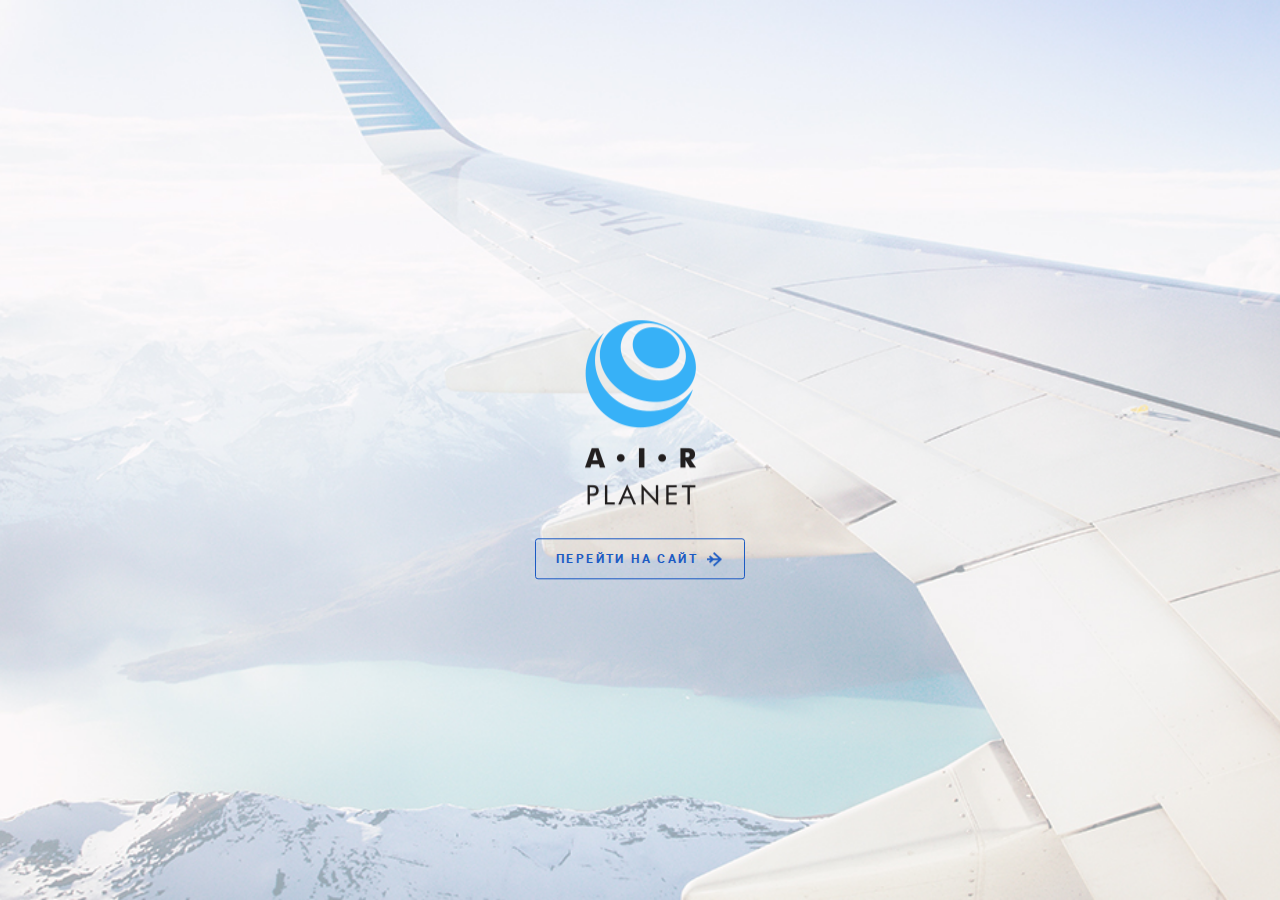
<file: index.html>
<!DOCTYPE html>
<html lang="ru">

<meta charset="UTF-8">
<meta name="viewport" content="width=device-width, initial-scale=1.0">
<meta http-equiv="X-UA-Compatible" content="ie=edge">
<title>Главная страничка</title>
<!--<link href="https://fonts.googleapis.com/css?family=Roboto:300,300i,400,700&display=swap" rel="stylesheet">-->

<link rel="stylesheet" href="css/main.css">

<!--<link rel="stylesheet" href="./css/layout/font.css">
<link rel="stylesheet" href="./css/layout/base.css">
<link rel="stylesheet" href="./css/layout/normalize.css">

<link rel="stylesheet" href="./css/blocks/header.css">
<link rel="stylesheet" href="./css/blocks/contacts.css">
<link rel="stylesheet" href="./css/blocks/maincontent.css">
<link rel="stylesheet" href="./css/blocks/menu.css">
<link rel="stylesheet" href="./css/blocks/description.css">
<link rel="stylesheet" href="./css/blocks/summ.css">
<link rel="stylesheet" href="./css/blocks/lastnews.css">
<link rel="stylesheet" href="./css/blocks/pagination.css">
<link rel="stylesheet" href="./css/blocks/footer.css">-->

<body>
  <div class="wrapper wrapper--auth">
    <div class="wrapper__container">
      <div class="welcome">
        <div class="welcome__logo">
          <img src="./image/logo_intro.png" class="welcome__logo-image" alt="">
        </div>
        <a href="home.html" class="welcome__logo-btn welcome__logo-btn--main">Перейти на сайт</a>
      </div>
    </div>
  </div>
</body>

</html>
</file>
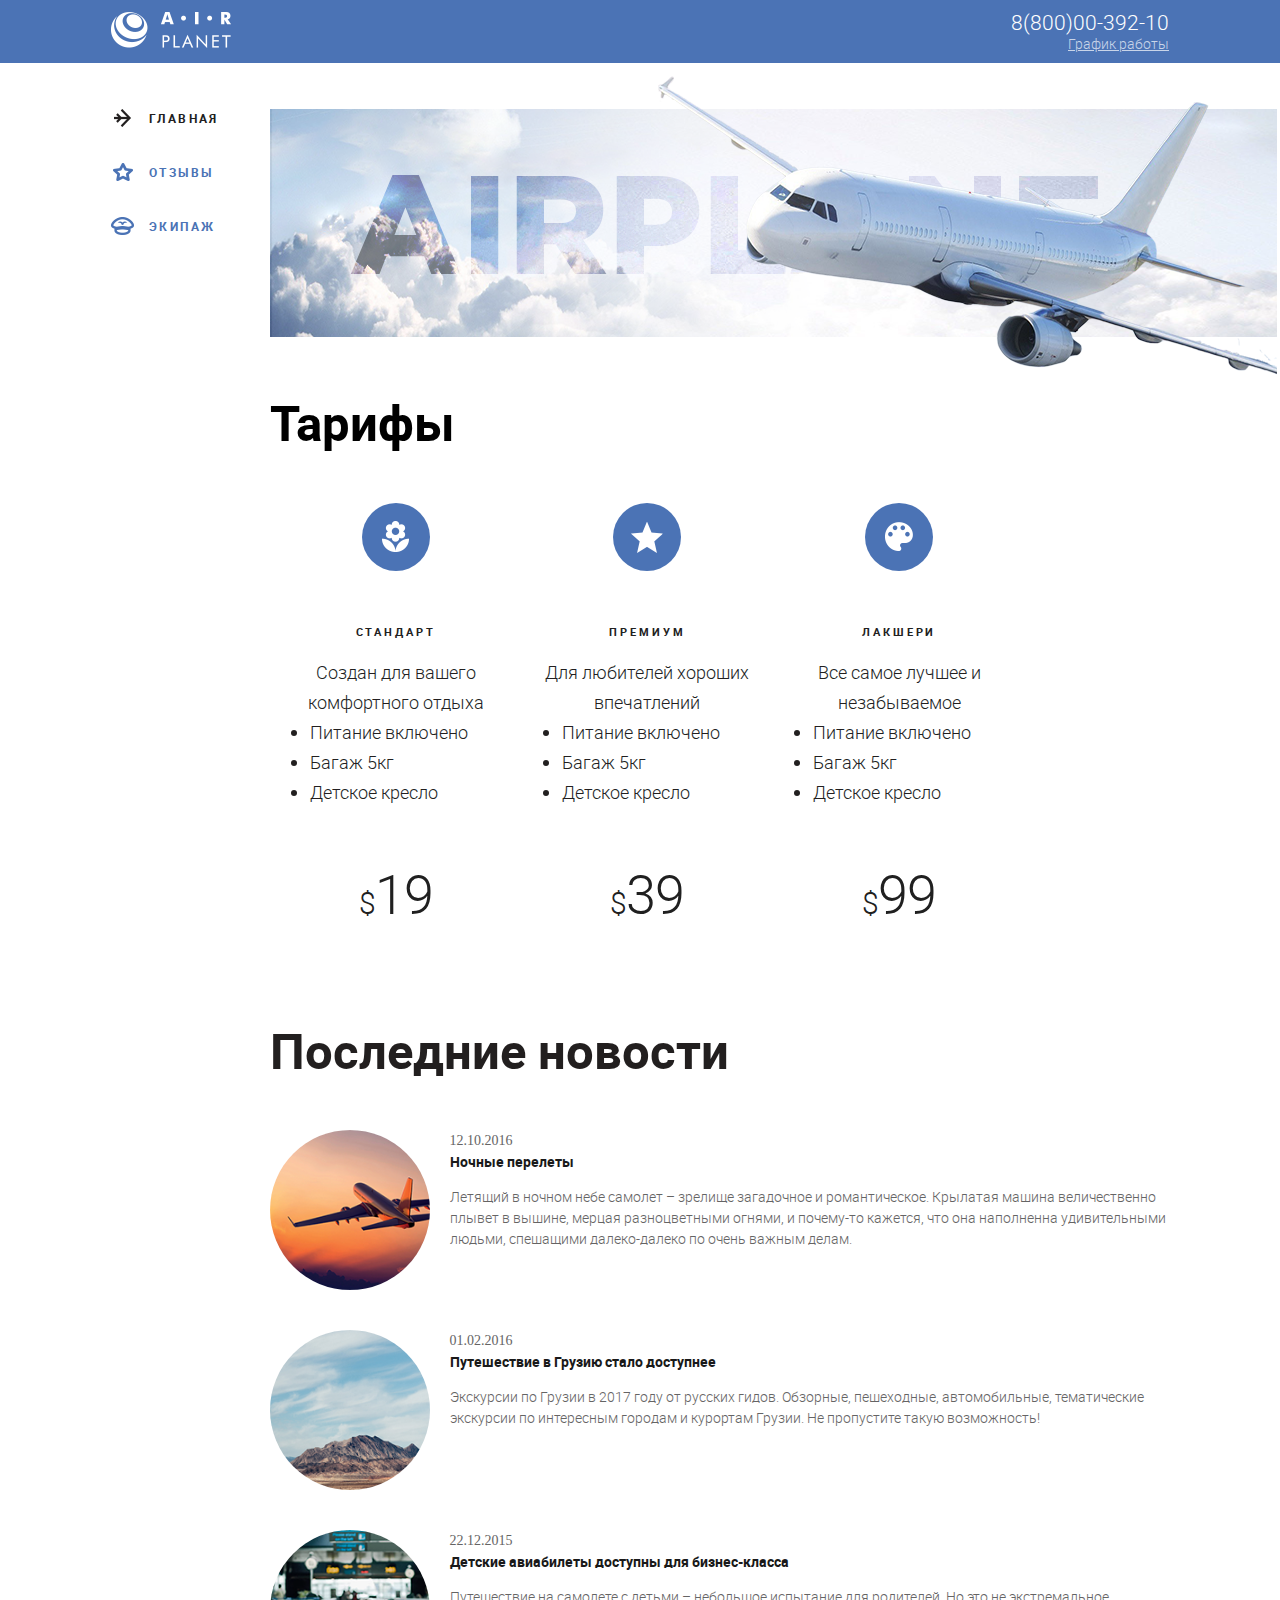
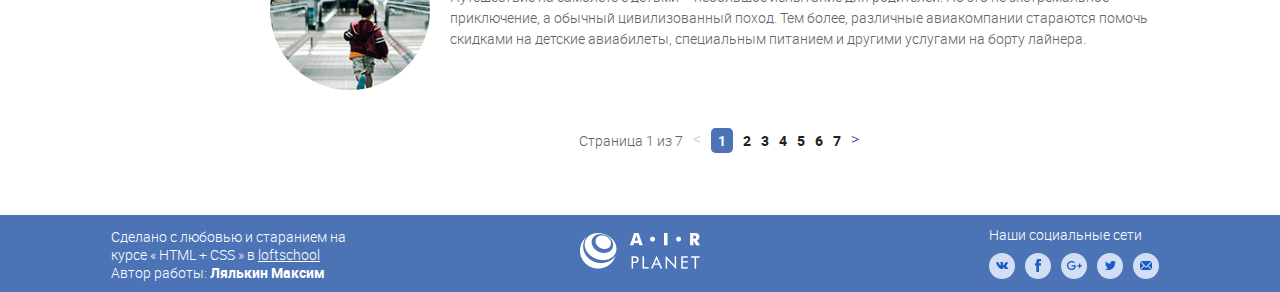
<file: home.html>
<!DOCTYPE html>
<html lang="ru">

<head>
  <meta charset="UTF-8">
  <meta name="viewport" content="width=device-width, initial-scale=1.0">
  <meta http-equiv="X-UA-Compatible" content="ie=edge">
  <title>Airplane</title>
  <!--<link href="https://fonts.googleapis.com/css?family=Roboto:300,300i,400,700&display=swap" rel="stylesheet">-->

  <link rel="stylesheet" href="css/main.css">

  <!--<link rel="stylesheet" href="./css/layout/font.css">
<link rel="stylesheet" href="./css/layout/base.css">
<link rel="stylesheet" href="./css/layout/normalize.css">

<link rel="stylesheet" href="./css/blocks/header.css">
<link rel="stylesheet" href="./css/blocks/contacts.css">
<link rel="stylesheet" href="./css/blocks/maincontent.css">
<link rel="stylesheet" href="./css/blocks/menu.css">
<link rel="stylesheet" href="./css/blocks/description.css">
<link rel="stylesheet" href="./css/blocks/summ.css">
<link rel="stylesheet" href="./css/blocks/lastnews.css">
<link rel="stylesheet" href="./css/blocks/pagination.css">
<link rel="stylesheet" href="./css/blocks/footer.css">-->
</head>

<body>
  <div class="wrapper">
    <div class="wrapper__content">
      <header class="header">
        <div class="container header__container">
          <div class="header__column">
            <a href="#" class="logo__header"> <img src="./image/logo_header.png" class="logo__image" alt="изображение логотипа"></a>
          </div>
          <div class="header__column header__column--align-right">
            <address class="contacts">
              <a href="tel:+78000039210" class="contacts__phone">8(800)00-392-10</a>
            </address>
            <div class="contacts__dropdown">
              <a href="#" class="contacts__description">График работы</a>
              <div class="contacts__dropdown-menu">
                <ul class="contacts__dropdown-list">
                  <li class="contacts__dropdown-item contacts__dropdown-item--active">пн-вс:09:00-20:00</li>
                  <li class="contacts__dropdown-item">обед:14:00-14:30</li>
                </ul>
              </div>
            </div>
          </div>
        </div>
      </header>
      <div class="maincontent">
        <div class="container maincontent__container">
          <aside class="maincontent__sidebar">
            <nav class="menu">
              <ul class="menu__list">
                <li class="menu__item menu__item--active">
                  <a href="#" class="menu__link menu__link--main">Главная</a>
                </li>
                <li class="menu__item">
                  <a href="reviews.html" class="menu__link menu__link--rewiev">Отзывы</a>
                </li>
                <li class="menu__item">
                  <a href="team.html" class="menu__link menu__link--crew">Экипаж</a>
                </li>
              </ul>
            </nav>
          </aside>
          <main class="maincontent__content">
            <div class="tarif__plane-image">
              <img src="./image/my.png" class="data__image-elem" alt="изображение самолета">
            </div>
            <div class="tarif-section">
              <h1 class="title">Тарифы</h1>
              <ul class="tarif">
                <li class="tarif-item tarif-item--border">
                  <div class="tarif__image">
                    <img src="./image/icons/flower.png" class="tarif__image-icon" alt="">
                  </div>
                  <div class="tarif-icon">
                    <h2 class="tarif__name">Стандарт</h2>
                    <div class="description">
                      <p class="description__text">
                        Создан для вашего комфортного отдыха</p>
                      <ul class="description-item">
                        <li class="description__name">Питание включено</li>
                        <li class="description__name">Багаж 5кг</li>
                        <li class="description__name">Детское кресло</li>
                      </ul>
                    </div>
                    <div class="summ">
                      <span class="summ__dollar">$</span>19
                    </div>
                  </div>
                </li>
                <li class="tarif-item tarif-item--border">
                  <div class="tarif__image">
                    <img src="./image/icons/mark-as-favorite-star.png" class="tarif__image-icon" alt="">
                  </div>
                  <div class="tarif-icon">
                    <h2 class="tarif__name">Премиум</h2>
                    <div class="description">
                      <p class="description__text">
                        Для любителей хороших впечатлений</p>
                      <ul class="description-item">
                        <li class="description__name">Питание включено</li>
                        <li class="description__name">Багаж 5кг</li>
                        <li class="description__name">Детское кресло</li>
                      </ul>
                    </div>
                    <div class="summ">
                      <span class="summ__dollar">$</span>39
                    </div>
                  </div>
                </li>
                <li class="tarif-item tarif-item--border">
                  <div class="tarif__image">
                    <img src="./image/icons/painter-palette.png" class="tarif__image-icon" alt="">
                  </div>
                  <div class="tarif-icon">
                    <h2 class="tarif__name">Лакшери</h2>
                    <div class="description">
                      <p class="description__text">
                        Все самое лучшее и незабываемое</p>
                      <ul class="description-item">
                        <li class="description__name">Питание включено</li>
                        <li class="description__name">Багаж 5кг</li>
                        <li class="description__name">Детское кресло</li>
                      </ul>
                    </div>
                    <div class="summ">
                      <span class="summ__dollar">$</span>99
                    </div>
                  </div>
                </li>
              </ul>
            </div>
            <div class="news-section">
              <h2 class="lastnews-title">Последние новости</h2>
              <ul class="lastnews">
                <li class="lastnews__item">
                  <div class="lastnews__appearence">
                    <div class="avatar">
                      <img src="./image/planeflying1.png" class="avatar-pic" alt="">
                    </div>
                  </div>
                  <div class="lastnews__icon">
                    <div class="lastnews__date">12.10.2016</div>
                    <h2 class="lastnews__name">Ночные перелеты</h2>
                    <p class="lastnews__text">
                      Летящий в ночном небе самолет &ndash; зрелище загадочное и романтическое.
                      Крылатая машина величественно плывет в вышине, мерцая разноцветными огнями,
                      и почему-то кажется, что она наполненна удивительными людьми,
                      спешащими далеко-далеко по очень важным делам.
                    </p>
                  </div>
                </li>
                <li class="lastnews__item">
                  <div class="lastnews__appearence">
                    <div class="avatar">
                      <img src="./image/Photo.png" class="avatar-pic" alt="">
                    </div>
                  </div>
                  <div class="lastnews__icon">
                    <div class="lastnews__date">01.02.2016</div>
                    <h2 class="lastnews__name">Путешествие в Грузию стало доступнее</h2>
                    <p class="lastnews__text">
                      Экскурсии по Грузии в 2017 году от русских гидов. Обзорные, пешеходные,
                      автомобильные, тематические экскурсии по интересным городам и курортам Грузии.
                      Не пропустите такую возможность!
                    </p>
                  </div>
                </li>
                <li class="lastnews__item">
                  <div class="lastnews__appearence">
                    <div class="avatar">
                      <img src="./image/Layer5.png" class="avatar-pic" alt="">
                    </div>
                  </div>
                  <div class="lastnews__icon">
                    <div class="lastnews__date">22.12.2015</div>
                    <h2 class="lastnews__name">Детские авиабилеты доступны для бизнес-класса</h2>
                    <p class="lastnews__text">
                      Путешествие на самолете с детьми &ndash; небольшое испытание для родителей. Но это не
                      экстремальное приключение, а обычный цивилизованный поход. Тем более, различные авиакомпании
                      стараются помочь скидками на детские авиабилеты, специальным питанием и другими услугами на
                      борту лайнера.
                    </p>
                  </div>
                </li>
              </ul>
            </div>
            <div class="pagination-section">
              <ul class="pagination">
                <li class="pagination-item">
                  <div class="pagination__display">Страница 1 из 7
                  </div>
                  <div class="pagination__theme">
                    <a href="" class="pagination__prev">&lt;</a>
                    <ul class="pagination__pages">
                      <li class="pagination__rank ">
                        <a href="#" class="pagination__link pagination__link--active ">1</a>
                      </li>
                      <li class="pagination__rank ">
                        <a href="#" class="pagination__link">2</a>
                      </li>
                      <li class="pagination__rank">
                        <a href="#" class="pagination__link">3</a>
                      </li>
                      <li class="pagination__rank">
                        <a href="#" class="pagination__link">4</a>
                      </li>
                      <li class="pagination__rank">
                        <a href="#" class="pagination__link">5</a>
                      </li>
                      <li class="pagination__rank">
                        <a href="#" class="pagination__link">6</a>
                      </li>
                      <li class="pagination__rank">
                        <a href="#" class="pagination__link">7</a>
                      </li>
                    </ul>
                    <a href="" class="pagination__next">&gt;</a>
                  </div>
                </li>
              </ul>
            </div>
          </main>
        </div>
      </div>
    </div>

    <footer class="footer">
      <div class="container footer__container">
        <div class="footer__column">
          <p class="text__footer">
            Сделано с любовью и старанием на курсе &laquo; HTML + CSS &raquo; в
            <a href="https://loftschool.com/" class="footer__link">loftschool</a>
            Автор работы: <b class="link">Лялькин Максим</b>
          </p>
        </div>
        <div class="footer__column footer__column--align-center">
          <a href="" class="logo"> <img src="./image/logo_header.png" class="logo__image" alt=""></a>
        </div>
        <div class="footer__column footer__column--align-right">
          <address class="contacts-item">
            <div class="contacts__size">Наши социальные сети</div>
            <div class="logo__image-icon">
              <a href="" class="icon icon--active"> <img src="./image/icons/vk.png" class="logo-iconvk" alt=""></a>
              <a href="" class="icon"> <img src="./image/icons/fb.png" class="logo-iconfb" alt=""></a>
              <a href="" class="icon"> <img src="./image/icons/google.png" class="logo-icongoogle" alt=""></a>
              <a href="" class="icon"> <img src="./image/icons/twitter.png" class="logo-icontwitter" alt=""></a>
              <a href="" class="icon"> <img src="./image/icons/mail.png" class="logo-iconmail" alt=""></a>
            </div>
          </address>
        </div>
      </div>
    </footer>

  </div>
</body>

</html>
</file>
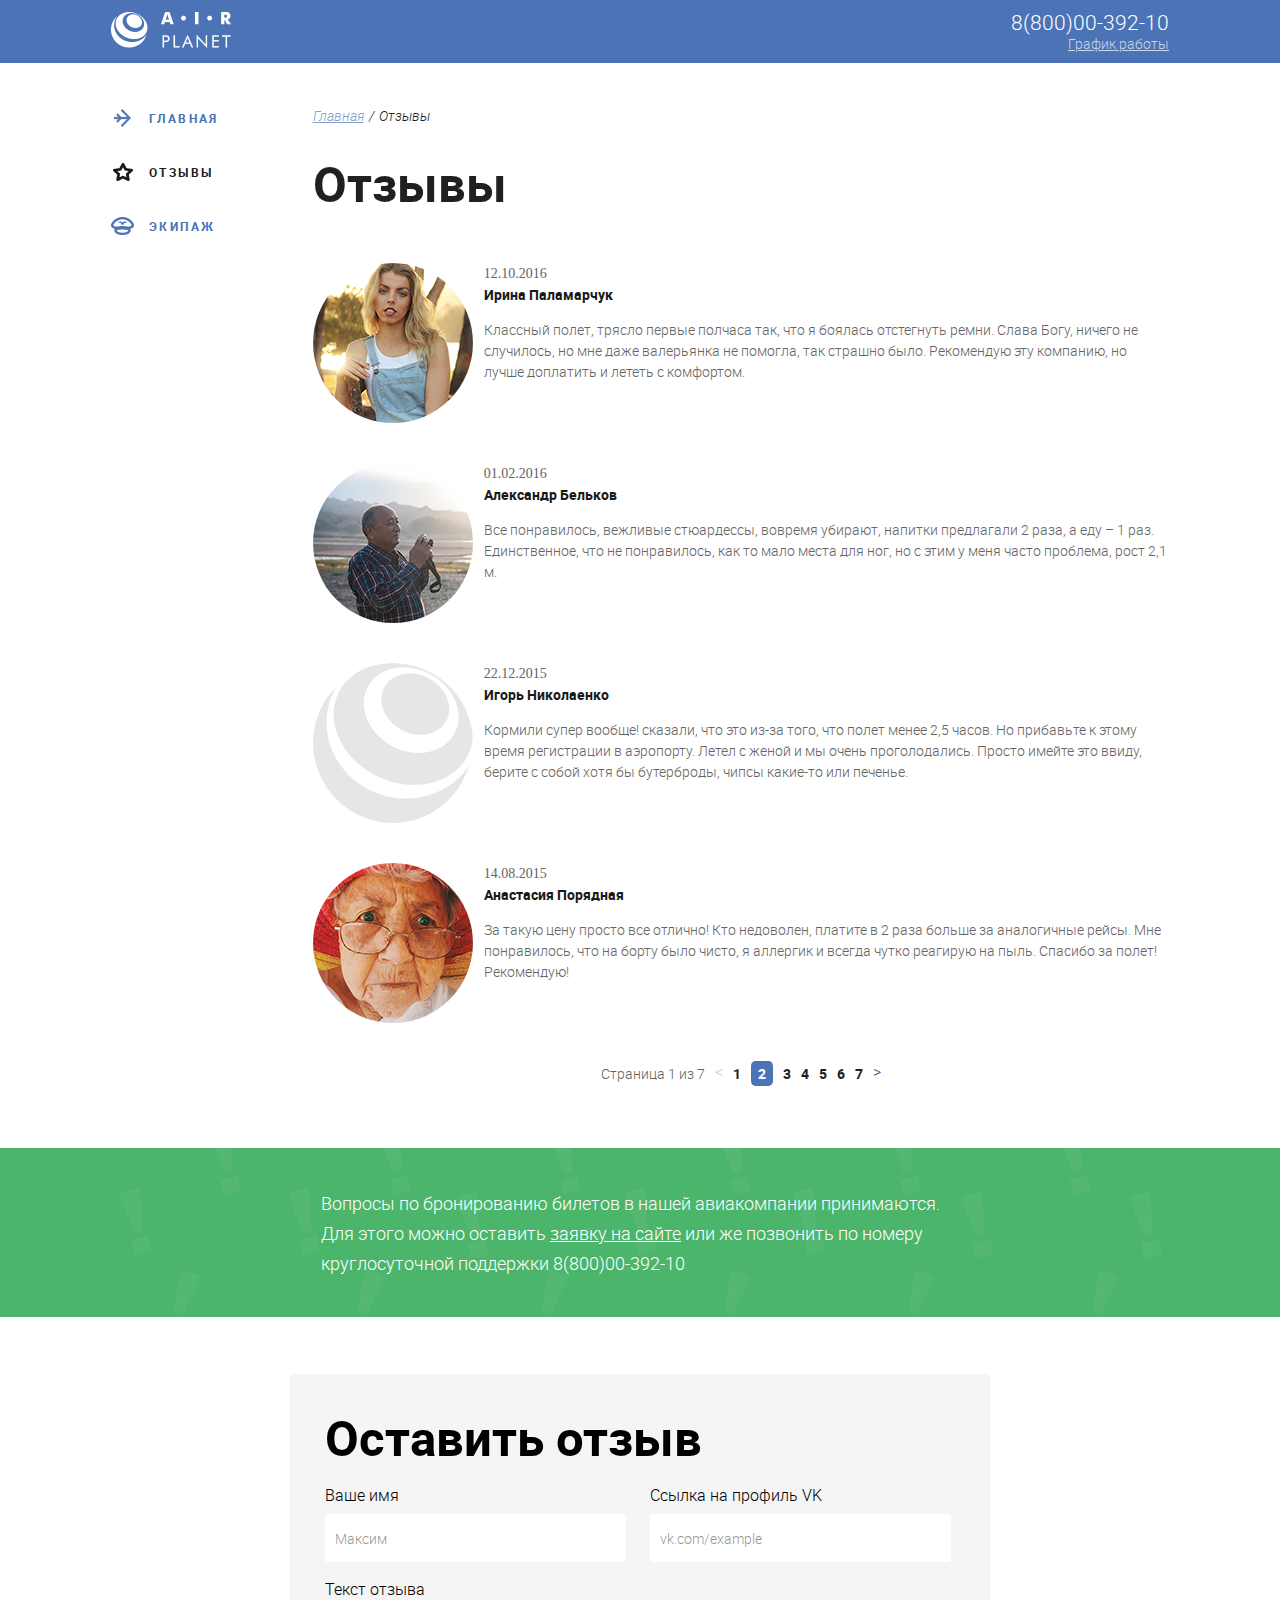
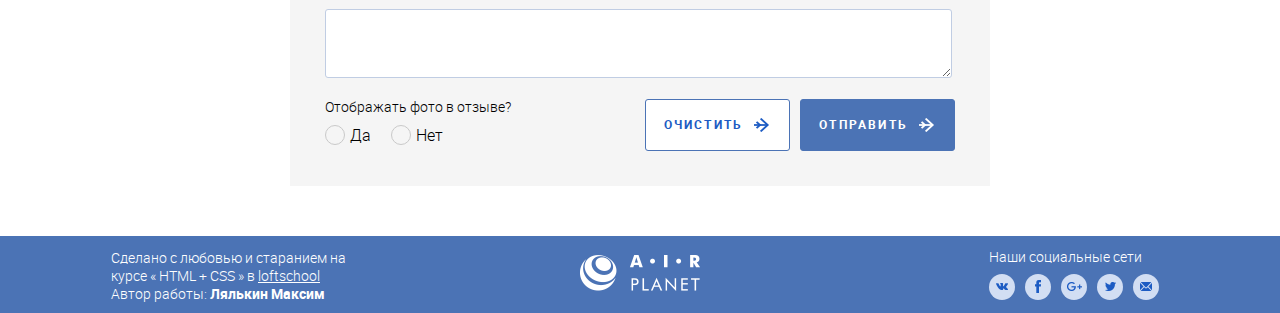
<file: reviews.html>
<!DOCTYPE html>
<html lang="ru">

<head>
  <meta charset="UTF-8">
  <meta name="viewport" content="width=device-width, initial-scale=1.0">
  <meta http-equiv="X-UA-Compatible" content="ie=edge">
  <title>Reviews</title>
  <!--<link href="https://fonts.googleapis.com/css?family=Roboto:300,300i,400,700&display=swap" rel="stylesheet">-->

  <link rel="stylesheet" href="css/main.css">
</head>

<body>
  <div class="wrapper">
    <div class="wrapper__content">
      <header class="header">
        <div class="container header__container">
          <div class="header__column">
            <a href="home.html" class="logo__header"> <img src="./image/logo_header.png" class="logo__image" alt="изображение логотипа"></a>
          </div>
          <div class="header__column header__column--align-right">
            <address class="contacts">
              <a href="tel:+78000039210" class="contacts__phone">8(800)00-392-10</a>
            </address>
            <div class="contacts__dropdown">
              <a href="#" class="contacts__description">График работы</a>
              <div class="contacts__dropdown-menu">
                <ul class="contacts__dropdown-list">
                  <li class="contacts__dropdown-item contacts__dropdown-item--active">пн-вс:09:00-20:00</li>
                  <li class="contacts__dropdown-item">обед:14:00-14:30</li>
                </ul>
              </div>
            </div>
          </div>
        </div>
      </header>
      <div class="maincontent">
        <div class="container maincontent__container">
          <aside class="maincontent__sidebar">
            <nav class="menu">
              <ul class="menu__list">
                <li class="menu__item">
                  <a href="home.html" class="menu__link menu__link--main">Главная</a>
                </li>
                <li class="menu__item menu__item--active">
                  <a href="#" class="menu__link menu__link--rewiev">Отзывы</a>
                </li>
                <li class="menu__item">
                  <a href="team.html" class="menu__link menu__link--crew">Экипаж</a>
                </li>
              </ul>
            </nav>
          </aside>
          <main class="maincontent__content">
            <nav class="breadcrumbs">
              <ul class="breadcrumbs__list">
                <li class="breadcrumbs__item">
                  <a href="./home.html" class="breadcrumbs__link breadcrumbs__main"><em>Главная</em></a>
                  <div class="breadcrumbs__separator"><em>/</em></div>
                </li>
                <li class="breadcrumbs__item">
                  <a href="#" class="breadcrumbs__link breadcrumbs__rewiev"><em>Отзывы</em></a>
                </li>
              </ul>
            </nav>
            <div class="reviews-section">
              <h2 class="lastnews-title">Отзывы</h2>
              <ul class="lastnews">
                <li class="lastnews__item">
                  <div class="lastnews__appearence">
                    <div class="avatar">
                      <img src="./image/twk2lletn_u-christopher-campbell.png" class="avatar-pic" alt="">
                    </div>
                  </div>
                  <div class="lastnews__icon">
                    <div class="lastnews__date">12.10.2016</div>
                    <h2 class="lastnews__name">Ирина Паламарчук</h2>
                    <p class="lastnews__text">
                      Классный полет, трясло первые полчаса так, что я боялась отстегнуть ремни.
                      Слава Богу, ничего не случилось, но мне даже валерьянка не помогла, так страшно
                      было. Рекомендую эту компанию, но лучше доплатить и лететь с комфортом.
                    </p>
                  </div>
                </li>
                <li class="lastnews__item">
                  <div class="lastnews__appearence">
                    <div class="avatar">
                      <img src="./image/cyxmk32bdlo-kahar-saidyhalam.png" class="avatar-pic" alt="">
                    </div>
                  </div>
                  <div class="lastnews__icon">
                    <div class="lastnews__date">01.02.2016</div>
                    <h2 class="lastnews__name">Александр Бельков</h2>
                    <p class="lastnews__text">
                      Все понравилось, вежливые стюардессы, вовремя убирают, напитки предлагали 2 раза,
                      а еду &ndash; 1 раз. Единственное, что не понравилось, как то мало места для ног,
                      но с этим у меня часто проблема, рост 2,1 м.
                    </p>
                  </div>
                </li>
                <li class="lastnews__item">
                  <div class="lastnews__appearence">
                    <div class="avatar">
                      <img src="./image/Vector Smart Object.png" class="avatar-pic" alt="">
                    </div>
                  </div>
                  <div class="lastnews__icon">
                    <div class="lastnews__date">22.12.2015</div>
                    <h2 class="lastnews__name">Игорь Николаенко</h2>
                    <p class="lastnews__text">
                      Кормили супер вообще! сказали, что это из-за того, что полет менее 2,5 часов.
                      Но прибавьте к этому время регистрации в аэропорту. Летел с женой и мы очень проголодались.
                      Просто имейте это ввиду, берите с собой хотя бы бутерброды, чипсы какие-то или печенье.
                    </p>
                  </div>
                </li>
                <li class="lastnews__item">
                  <div class="lastnews__appearence">
                    <div class="avatar">
                      <img src="./image/y0i85d5qkvs-alex-harvey.png" class="avatar-pic" alt="">
                    </div>
                  </div>
                  <div class="lastnews__icon">
                    <div class="lastnews__date">14.08.2015</div>
                    <h2 class="lastnews__name">Анастасия Порядная</h2>
                    <p class="lastnews__text">
                      За такую цену просто все отлично! Кто недоволен, платите в 2 раза больше за
                      аналогичные рейсы. Мне понравилось, что на борту было чисто, я аллергик и всегда чутко
                      реагирую на пыль. Спасибо за полет! Рекомендую!
                    </p>
                  </div>
                </li>
              </ul>
            </div>
            <div class="pagination-section">
              <ul class="pagination">
                <li class="pagination-item">
                  <div class="pagination__display">Страница 1 из 7
                  </div>
                  <div class="pagination__theme">
                    <a href="" class="pagination__prev">&lt;</a>
                    <ul class="pagination__pages">
                      <li class="pagination__rank ">
                        <a href="#" class="pagination__link">1</a>
                      </li>
                      <li class="pagination__rank ">
                        <a href="#" class="pagination__link pagination__link--active">2</a>
                      </li>
                      <li class="pagination__rank">
                        <a href="#" class="pagination__link">3</a>
                      </li>
                      <li class="pagination__rank">
                        <a href="#" class="pagination__link">4</a>
                      </li>
                      <li class="pagination__rank">
                        <a href="#" class="pagination__link">5</a>
                      </li>
                      <li class="pagination__rank">
                        <a href="#" class="pagination__link">6</a>
                      </li>
                      <li class="pagination__rank">
                        <a href="#" class="pagination__link">7</a>
                      </li>
                    </ul>
                    <a href="" class="pagination__next">&gt;</a>
                  </div>
                </li>
              </ul>
            </div>
          </main>
        </div>
        <div class="pattern">
          <div class="container pattern__container">
            <p class="text__pattern">Вопросы по бронированию билетов в нашей авиакомпании принимаются.
              Для этого можно оставить <a href="#" class="text__pattern-link ">заявку на сайте</a> или же позвонить по
              номеру
              круглосуточной поддержки <a href="tel:+78000039210"
                class="text__pattern-link pattern__phone">8(800)00-392-10</a>
            </p>
          </div>
        </div>
        <div class="container">
          <div class="container container__inner">
            <div class="form">
              <div class="form__inner">
                <form action="" class="form__elem">
                  <div class="form__title">Оставить отзыв</div>
                  <div class="form__content">
                    <div class="form__row">
                      <label class="form__block">
                        <div class="form__block-title">Ваше имя</div>
                        <input type="text" class="form__input" placeholder="Максим">
                      </label>
                      <label class="form__block">
                        <div class="form__block-title">Ссылка на профиль VK</div>
                        <input type="text" class="form__input" placeholder="vk.com/example">
                      </label>
                    </div>
                    <div class="form__row">
                      <label class="form__block">
                        <div class="form__block-title">Текст отзыва</div>
                        <textarea name="" class="form__input form__input--textarea"></textarea>
                      </label>
                  </div>
                  <div class="form__buttons">
                    <div class="form__controls-area">
                      <div class="form__controls">
                        <div class="form__controls-title">Отображать фото в отзыве?</div>
                        <div class="form__controls-button">
                          <label class="form__controls-btn">
                            <input type="radio" name="answer" class="form__controls-real-radio">
                            <div class="form__controls-fake-radio"></div>
                            <div class="form__controls-btn-title">Да</div>
                          </label>
                          <label class="form__controls-btn">
                            <input type="radio" name="answer" class="form__controls-real-radio">
                            <div class="form__controls-fake-radio"></div>
                            <div class="form__controls-btn-title">Нет</div>
                          </label>
                        </div>
                      </div>
                    </div>
                    <div class="form__buttons-area">
                      <div class="form__buttons-item">
                        <button type="reset" class="btn btn--bg-white btn--no-icon">Очистить</button>
                      </div>
                      <div class="form__buttons-item">
                        <button type="submit" class="btn">Отправить</button>
                      </div>
                    </div>
                  </div>
                </form>
              </div>
            </div>
          </div>
        </div>
      </div>
    </div>
    <div class="footer">
      <div class="container footer__container">
        <div class="footer__column">
          <p class="text__footer">
            Сделано с любовью и старанием на курсе &laquo; HTML + CSS &raquo; в
            <a href="https://loftschool.com/" class="footer__link">loftschool</a>
            Автор работы: <b class="link">Лялькин Максим</b>
          </p>
        </div>
        <div class="footer__column footer__column--align-center">
          <a href="" class="logo"> <img src="./image/logo_header.png" class="logo__image" alt=""></a>
        </div>
        <div class="footer__column footer__column--align-right">
          <address class="contacts-item">
            <div class="contacts__size">Наши социальные сети</div>
            <div class="logo__image-icon">
              <a href="" class="icon icon--active"> <img src="./image/icons/vk.png" class="logo-iconvk" alt=""></a>
              <a href="" class="icon"> <img src="./image/icons/fb.png" class="logo-iconfb" alt=""></a>
              <a href="" class="icon"> <img src="./image/icons/google.png" class="logo-icongoogle" alt=""></a>
              <a href="" class="icon"> <img src="./image/icons/twitter.png" class="logo-icontwitter" alt=""></a>
              <a href="" class="icon"> <img src="./image/icons/mail.png" class="logo-iconmail" alt=""></a>
            </div>
          </address>
        </div>
      </div>
    </div>
  </div>
</body>

</html>
</file>
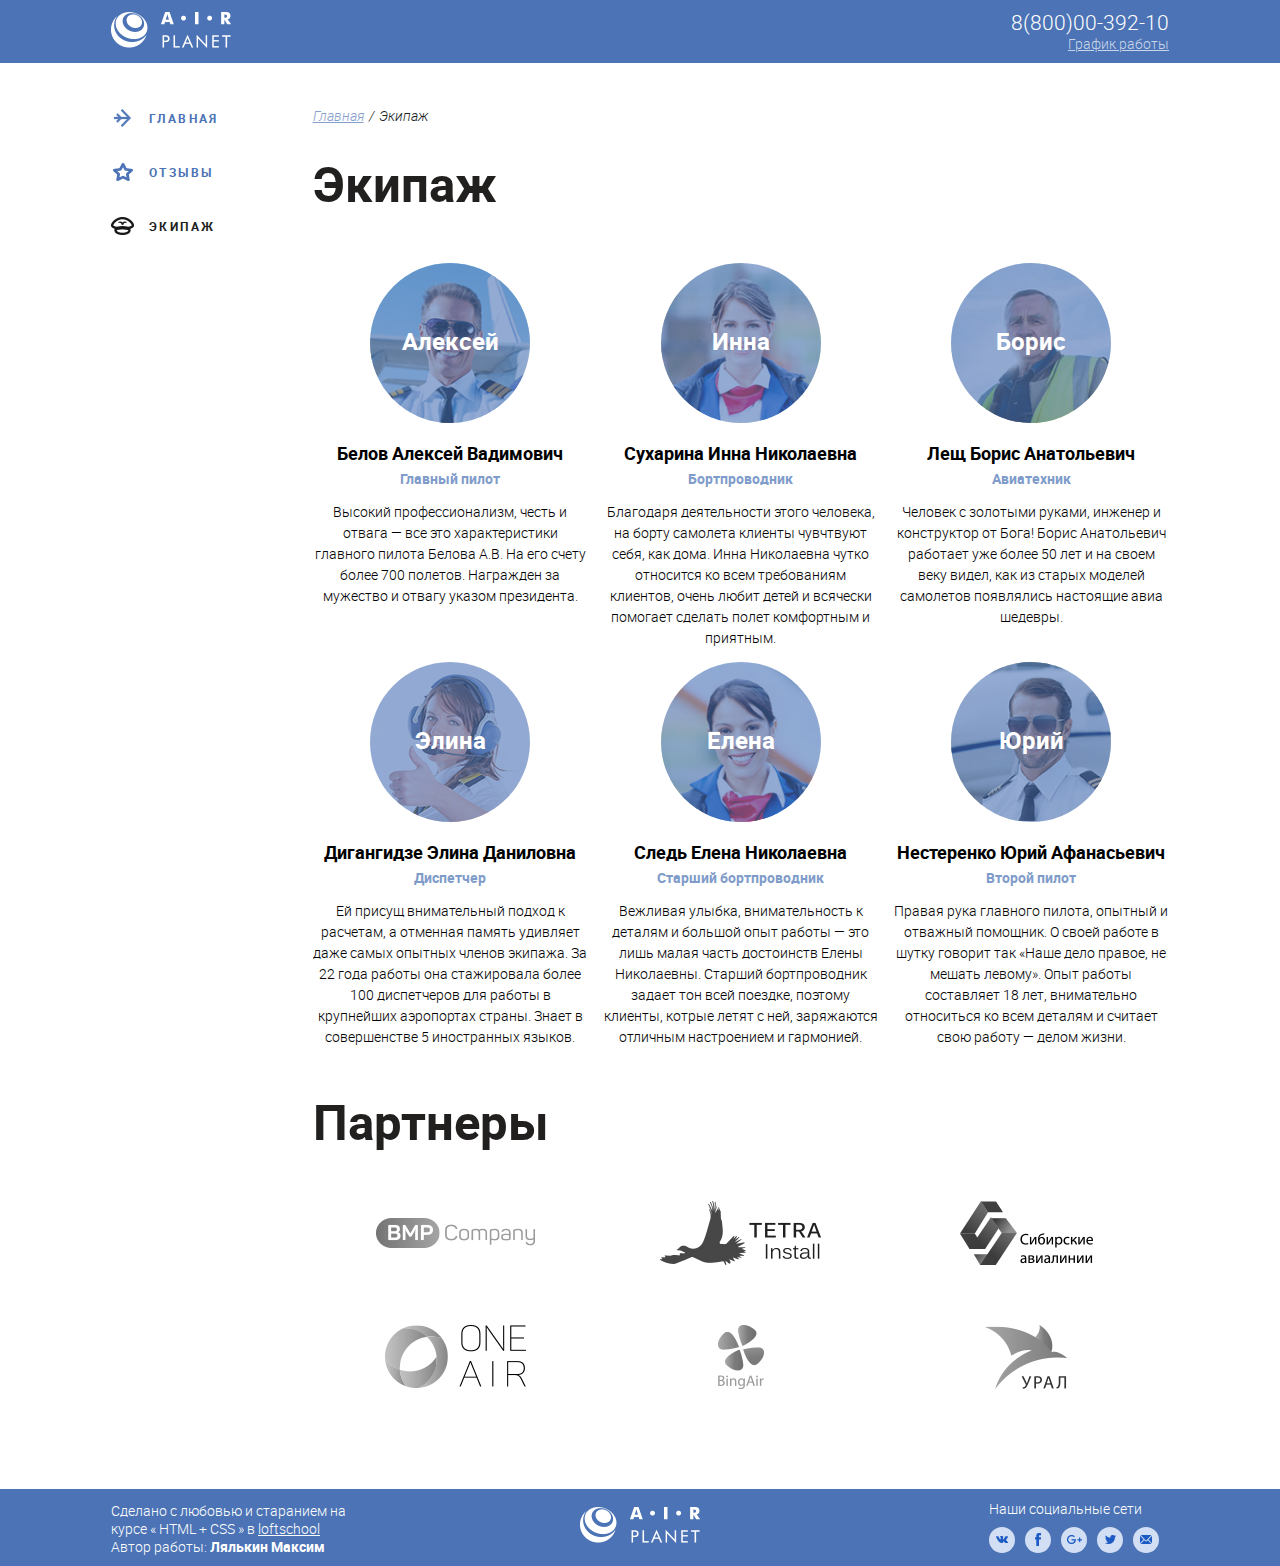
<file: team.html>
<!DOCTYPE html>
<html lang="ru">
<head>
  <meta charset="UTF-8">
  <meta name="viewport" content="width=device-width, initial-scale=1.0">
  <meta http-equiv="X-UA-Compatible" content="ie=edge">
  <title>Team</title>
  <!--<link href="https://fonts.googleapis.com/css?family=Roboto:300,300i,400,700&display=swap" rel="stylesheet">-->

  <link rel="stylesheet" href="css/main.css">
</head>
<body>
 <div class="wrapper">
   <div class="wrapper__content">
     <header class="header">
       <div class="container header__container">
         <div class="header__column">
           <a href="home.html" class="logo__header"> <img src="./image/logo_header.png" class="logo__image" alt="изображение логотипа"></a>
         </div>
         <div class="header__column header__column--align-right">
           <address class="contacts">
             <a href="tel:+78000039210" class="contacts__phone">8(800)00-392-10</a>
           </address>
           <div class="contacts__dropdown">
             <a href="#" class="contacts__description">График работы</a>
             <div class="contacts__dropdown-menu">
               <ul class="contacts__dropdown-list">
                 <li class="contacts__dropdown-item contacts__dropdown-item--active">пн-вс:09:00-20:00</li>
                 <li class="contacts__dropdown-item">обед:14:00-14:30</li>
               </ul>
             </div>
           </div>
         </div>
       </div>
     </header>
     <div class="maincontent">
       <div class="container maincontent__container">
         <aside class="maincontent__sidebar">
           <nav class="menu">
             <ul class="menu__list">
               <li class="menu__item">
                 <a href="home.html" class="menu__link menu__link--main">Главная</a>
               </li>
               <li class="menu__item">
                <a href="reviews.html" class="menu__link menu__link--rewiev">Отзывы</a>
              </li>
              <li class="menu__item menu__item--active">
                <a href="#" class="menu__link menu__link--team">Экипаж</a>
              </li>
             </ul>
           </nav>
         </aside>
         <main class="maincontent__content">
           <nav class="breadcrumbs">
             <ul class="breadcrumbs__list">
               <li class="breadcrumbs__item">
                 <a href="/home.html" class="breadcrumbs__link breadcrumbs__main"><em>Главная</em></a>
                 <div class="breadcrumbs__separator"><em>/</em></div>
               </li>
               <li class="breadcrumbs__item">
                 <a href="#" class="breadcrumbs__link breadcrumbs__team"><em>Экипаж</em></a>
               </li>
             </ul>
           </nav>
           <div class="team-section">
             <h2 class="lastnews-title">Экипаж</h2>
             <ul class="lastnews lastnews__team">
               <li class="lastnews__team-item">
                 <div class="lastnews__appearence-team">
                   <div class="avatar-team">
                     <img src="./image/Alex.png" class="avatar-pic" alt="">
                     <h5 class="team__avatar-pic">Алексей</h5>
                   </div>
                 </div>
                 <div class="lastnews__icon-team">
                   <div class="lastnews__date-team">Белов Алексей Вадимович</div>
                   <h2 class="lastnews__name-team">Главный пилот</h2>
                   <p class="lastnews__text-team">Высокий профессионализм, честь и отвага &mdash; все это 
                     характеристики главного пилота Белова А.В. На его счету более 700 полетов.
                     Награжден за мужество и отвагу указом президента.
                   </p>
                 </div>
               </li>
               <li class="lastnews__team-item">
                <div class="lastnews__appearence-team">
                  <div class="avatar-team">
                    <img src="./image/Inna.png" class="avatar-pic-team" alt="">
                    <h5 class="team__avatar-pic">Инна</h5>
                  </div>
                </div>
                <div class="lastnews__icon-team">
                  <div class="lastnews__date-team">Сухарина Инна Николаевна</div>
                  <h2 class="lastnews__name-team">Бортпроводник</h2>
                  <p class="lastnews__text-team">Благодаря деятельности этого человека, на борту самолета клиенты
                    чувчтвуют себя, как дома. Инна Николаевна чутко относится ко всем требованиям клиентов, очень
                    любит детей и всячески помогает сделать полет комфортным и приятным.
                  </p>
                </div>
              </li>
              <li class="lastnews__team-item">
                <div class="lastnews__appearence-team">
                  <div class="avatar-team">
                    <img src="./image/Boris.png" class="avatar-pic" alt="">
                    <h5 class="team__avatar-pic">Борис</h5>
                  </div>
                </div>
                <div class="lastnews__icon-team">
                  <div class="lastnews__date-team">Лещ Борис Анатольевич</div>
                  <h2 class="lastnews__name-team">Авиатехник</h2>
                  <p class="lastnews__text-team">Человек с золотыми руками, инженер и конструктор от Бога!
                    Борис Анатольевич работает уже более 50 лет и на своем веку видел, как из старых моделей
                    самолетов появлялись настоящие авиа шедевры.
                  </p>
                </div>
              </li>
              <li class="lastnews__team-item">
                <div class="lastnews__appearence-team">
                  <div class="avatar-team">
                    <img src="./image/Elina.png" class="avatar-pic" alt="">
                    <h5 class="team__avatar-pic">Элина</h5>
                  </div>
                </div>
                <div class="lastnews__icon-team">
                  <div class="lastnews__date-team">Дигангидзе Элина Даниловна</div>
                  <h2 class="lastnews__name-team">Диспетчер</h2>
                  <p class="lastnews__text-team">Ей присущ внимательный подход к расчетам, а отменная память
                    удивляет даже самых опытных членов экипажа. За 22 года работы она стажировала более 100 диспетчеров
                    для работы в крупнейших аэропортах страны. Знает в совершенстве 5 иностранных языков.
                  </p>
                </div>
              </li>
              <li class="lastnews__team-item">
                <div class="lastnews__appearence-team">
                  <div class="avatar-team">
                    <img src="./image/Elena.png" class="avatar-pic" alt="">
                    <h5 class="team__avatar-pic">Елена</h5>
                  </div>
                </div>
                <div class="lastnews__icon-team">
                  <div class="lastnews__date-team">Следь Елена Николаевна</div>
                  <h2 class="lastnews__name-team">Старший бортпроводник</h2>
                  <p class="lastnews__text-team">Вежливая улыбка, внимательность к деталям и большой опыт работы &mdash; это лишь малая часть
                    достоинств Елены Николаевны. Старший бортпроводник задает тон всей поездке, поэтому клиенты, котрые летят с ней,
                    заряжаются отличным настроением и гармонией. 
                  </p>
                </div>
              </li>
              <li class="lastnews__team-item">
                <div class="lastnews__appearence-team">
                  <div class="avatar-team">
                    <img src="./image/Yrii.png" class="avatar-pic" alt="">
                    <h5 class="team__avatar-pic">Юрий</h5>
                  </div>
                </div>
                <div class="lastnews__icon-team">
                  <div class="lastnews__date-team">Нестеренко Юрий Афанасьевич</div>
                  <h2 class="lastnews__name-team">Второй пилот</h2>
                  <p class="lastnews__text-team">Правая рука главного пилота, опытный и отважный помощник. О своей
                    работе в шутку говорит так &laquo;Наше дело правое, не мешать левому&raquo;. Опыт работы составляет
                    18 лет, внимательно относиться ко всем деталям и считает свою работу &mdash; делом жизни. 
                  </p>
                </div>
              </li>
             </ul>
           </div>
           <div class="partners-section">
            <h2 class="lastnews-title">Партнеры</h2>
            <ul class="partners">
              <li class="partners-item">
                <a href="#" class="partners-link"><img src="./image/logo-12.jpg" class="partners-image" alt="BMP company"></a>
              </li>
              <li class="partners-item">
                <a href="#" class="partners-link"><img src="./image/logo-22.jpg" class="partners-image" alt="Tetra Instal"></a>
              </li>
              <li class="partners-item">
                <a href="#" class="partners-link"><img src="./image/Vector Smart Object33.jpg" class="partners-image" alt="Сибирские авиалинии"></a>
              </li>
              <li class="partners-item">
                <a href="#" class="partners-link"><img src="./image/Vector Smart Object44.jpg" class="partners-image" alt="One Air"></a>
              </li>
              <li class="partners-item">
                <a href="#" class="partners-link"><img src="./image/Vector Smart Object55.jpg" class="partners-image" alt="Bing Air"></a>
              </li>
              <li class="partners-item">
                <a href="#" class="partners-link"><img src="./image/Vector Smart Object66.jpg" class="partners-image" alt="Урал"></a>
              </li>
            </ul>
           </div>
         </main>
       </div>
     </div>
   </div>
   <div class="footer">
    <div class="container footer__container">
      <div class="footer__column">
        <p class="text__footer">
          Сделано с любовью и старанием на курсе &laquo; HTML + CSS &raquo; в
          <a href="https://loftschool.com/" class="footer__link">loftschool</a>
          Автор работы: <b class="link">Лялькин Максим</b>
        </p>
      </div>
      <div class="footer__column footer__column--align-center">
        <a href="" class="logo"> <img src="./image/logo_header.png" class="logo__image" alt=""></a>
      </div>
      <div class="footer__column footer__column--align-right">
        <address class="contacts-item">
          <div class="contacts__size">Наши социальные сети</div>
          <div class="logo__image-icon">
            <a href="" class="icon icon--active"> <img src="./image/icons/vk.png" class="logo-iconvk" alt=""></a>
            <a href="" class="icon"> <img src="./image/icons/fb.png" class="logo-iconfb" alt=""></a>
            <a href="" class="icon"> <img src="./image/icons/google.png" class="logo-icongoogle" alt=""></a>
            <a href="" class="icon"> <img src="./image/icons/twitter.png" class="logo-icontwitter" alt=""></a>
            <a href="" class="icon"> <img src="./image/icons/mail.png" class="logo-iconmail" alt=""></a>
          </div>
        </address>
      </div>
    </div>
  </div>
 </div>
</body>
</html>
</file>
<file: css/layout/font.css>
@font-face {
  font-family: 'roboto';
  src: url('../../font/roboto-bold_1-webfont.woff2') format('woff2'),
       url('../../font/roboto-bold_1-webfont.woff') format('woff');
  font-weight: bold;
  font-style: normal;
}

@font-face {
  font-family: 'roboto';
  src: url('../../font/roboto-light_1-webfont.woff2') format('woff2'),
       url('../../font/roboto-light_1-webfont.woff') format('woff');
  font-weight: 300;
  font-style: normal;
}

@font-face {
  font-family: 'roboto';
  src: url('../../font/roboto-lightitalic_1-webfont.woff2') format('woff2'),
       url('../../font/roboto-lightitalic_1-webfont.woff') format('woff');
  font-weight: 300;
  font-style: italic;
}
</file>
<file: css/layout/base.css>
html, body{
  height: 100%;
}

.wrapper{
  overflow: hidden;
  min-width: 1100px;
  min-height: 100px;
  display: flex;
  flex-direction: column;
} 

body {
  font-family: 'Roboto', Helvetica, sans-serif;
  margin: 0;
  -webkit-font-smoothing: antialiased;
  -moz-osx-font-smoothing: grayscale;
}

.container {
  width: 1058px;
  margin: 0 auto;
}
</file>
<file: css/blocks/header.css>
.header {
  background: #4b73b5;
  margin-bottom: 13px;
}

.header__container {
  padding: 10px 0;
  display: flex;
}

.header__column {
  width: 50%;
  display: flex;
  align-items: center;
}

.header__column--align-right {
  flex-direction: column;
  align-items: flex-end;
}
</file>
<file: css/blocks/contacts.css>
.contacts {
  display: flex;
  flex-direction: column;
  text-align: right;
  font-style: normal;
}

.contacts__phone {
  font-size: 21px;
  color: #ffffff;
  text-decoration: none;
}

.contacts__dropdown {
  position: relative;
}

.contacts__description {
  font-size: 14px;
  color: #c9d5e9;
}

.contacts__dropdown:hover .contacts__dropdown-menu {
  display: flex;
  right: 0;
  cursor: pointer;
}

.contacts__dropdown-menu {
  position: absolute;
  background: #fff;
  border: 1px solid #fff;
  padding: 10px 10px;
  width: 125px;
  top: 100%;
  display: none;
  margin-top: 12px;
  box-shadow: 3px 4px 5px rgba(0, 0, 0, 0.2);
}

.contacts__dropdown-menu::before {
  content: '';
  border: 12px solid transparent;
  border-bottom-color: #fff;
  border-top-width: 0;
  position: absolute;
  bottom: 100%;
  right: 10px;
}

.contacts__dropdown-list {
  padding: 0;
  margin: 0;
}

.contacts__dropdown-item--active {
  color: rgb(28, 91, 195);
  margin-bottom: 10px;
}

.contacts__dropdown-item {
  font-size: 14px;
  font-family: "Roboto";
  font-weight: bold;
  line-height: 1.286;
  list-style-type: none;
}

.contacts__dropdown-item-active {
  color: rgb(28, 91, 195);
  margin-bottom: 10px;
}
</file>
<file: css/blocks/maincontent.css>
.maincontent__container{
  display: flex;
}

.maincontent__sidebar {
  display: flex;
  width: 20%; 
  margin-top: 15px;
}

.maincontent__content {
  width: 85%;
}
</file>
<file: css/blocks/menu.css>
.menu__list {
  padding: 0px;
  margin: 0px;
  list-style: none;
}

.menu__link {
  color: #4b73b5;
  font-size: 12px;
  text-decoration: none;
  font-weight: 700;
  text-transform: uppercase;
  letter-spacing: 0.2em;
  line-height: 54px;
  text-transform: uppercase;
  display: flex;
  align-items: center;
}

.menu__link:hover{
  color: #221f1f;
}

.menu__link::before{
  content: "";
  width: 23px;
  height: 18px;
  background:center center no-repeat;
  margin-right: 15px;
}

.menu__item--active .menu__link{
  color: #221f1f;;
}

.menu__link--main::before{
  background-image: url('../../image/icons/main_icon.png');
}

.menu__link--main:hover::before{
  background-image: url('../../image/icons/main_icon-hover.png');
}

.menu__link--rewiev::before{
  background: url('../../image/icons/feed_icon.png')center center no-repeat;
}

.menu__link--rewiev:hover::before{
  background-image: url('../../image/icons/feed_icon-hover.png');
}

.menu__link--crew::before{
  background: url('../../image/icons/team_icon.png') center center no-repeat;
}

.menu__link--crew:hover::before{
  background: url('../../image/icons/team_icon-hover.png');
}

.menu__item--active .menu__link--main::before{
  background-image: url('../../image/icons/main_icon-hover.png');
}

.menu__item--active .menu__link--rewiev::before{
  background-image: url('../../image/icons/feed_icon-hover.png');
}

.menu__item--active .menu__link--team::before{
  background-image: url('../../image/icons/team_icon-hover.png');
}
</file>
<file: css/blocks/description.css>
.description {
  color: #221f1f;
  font-family: Roboto;
  font-size: 18px;
  font-weight: 300;
  line-height: 30px;
}

.description__text{
  margin: 0;
}

.description-item {
  list-style-type: disc;
}

.description__name {
  text-align: left;
}
</file>
<file: css/blocks/summ.css>
.summ {
  color: #212121;
  font-family: Roboto;
  font-size: 54px;
  font-weight: 400;
  /* Text style for "$" */
  color: #202020;
  line-height: 182.3px;
  /* Text style for "1, 9" */
  letter-spacing: -1.07px;
  line-height: 173.58px;
}

.summ__dollar {
 font-size: 30px;
}
</file>
<file: css/blocks/lastnews.css>
.lastnews-title {
  color: #221f1f;
  font-family: Roboto;
  font-size: 49px;
  font-weight: 700;
  line-height: 38px;
  margin-bottom: 61px;
}

.lastnews {
  margin: 0;
  padding: 0;
}

.lastnews__item {
  display: flex;
}

.lastnews__appearence {
  width: 20%;
  margin-bottom: 40px;
}

.avatar {
  width: 160px;
  height: 160px;
  border-radius: 50%;
  overflow: hidden;
}

.avatar-team {
  width: 160px;
  height: 160px;
  border-radius: 50%;
  overflow: hidden;
  margin-bottom: 20px;
  position: relative;
}

.avatar-team::before {
  content: "";
  background-color: rgb(75, 115, 181);
  opacity: 0.6;
  position: absolute;
  width: 100%;
  height: 100%;
}

.avatar-pic {
  display: block;
  max-width: 100%;
  max-height: 100%;
}

.avatar-pic-team {
  display: block;
  max-width: 100%;
  max-height: 100%;
}

.team__avatar-pic {
  position: absolute;
  top: 50%;
  left: 50%;
  transform: translate(-50%, -200%);
  color: #fff;
  font-size: 24px;
  font-weight: bold;
}

.lastnews__icon {
  width: 80%;
  color: #656464;
  font-size: 14px;
  line-height: 21px;
  font-family: "Roboto Light";
  font-weight: 300;
}

.lastnews__date-team {
  font-size: 18px;
  font-weight: bold;
  margin-bottom: 7px;
}

.lastnews__name-team {
  margin: 0;
  padding: 0;
  font-size: 14px;
  color: #7f9cca;
}

.lastnews__name {
  margin: 0px;
  font-size: 14px;
  font-family: "Roboto";
  color: #191919;
}

.lastnews__text {
  font-size: 14px;
  font-family: "Roboto";
  color: rgb(101, 100, 100);
}

.lastnews__team {
  display: flex;
  flex-wrap: wrap;
  justify-content: space-between;
}

.lastnews__team-item {
  list-style-type: none;
  max-width: 275px;
  display: flex;
  flex-direction: column;
  align-items: center;
}

.lastnews__icon-team {
  display: flex;
  flex-direction: column;
  align-items: center;
}

.lastnews__text-team {
  text-align: center;
  line-height: 21px;
  font-size: 14px;
}
</file>
<file: css/blocks/pagination.css>
.pagination {
  padding: 0;
  margin: 0;
  margin-bottom: 64px;
}

.pagination-item {
  display: flex;
  justify-content: center;
}

.pagination__display {
  color: #656464;
  font-family: Roboto;
  font-size: 14px;
  font-weight: 300;
  line-height: 21px;
  margin-right: 10px;
}

.pagination__theme {
  display: flex;
}

.pagination__prev {
  opacity: 0.3;
  margin-right: 10px;
  text-decoration: none;
}

.pagination__prev:hover{
  background-color: black;
}

.pagination__pages {
  display: flex;
  list-style-type: none;
  padding: 0;
}

.pagination__link {
  text-decoration: none;
  color: #221f1f;
  font-family: Roboto;
  font-size: 14px;
  font-weight: 700;
  line-height: 21px;
  margin-right: 10px;
}

.pagination__link--active {
  background-color: #4b73b5;
  border-radius: 20%;
  padding: 3px 7px;
  color: #ffffff;
}

.pagination__next {
  text-decoration: none;
}

.pagination__next:hover{
  background-color: black;
}
</file>
<file: css/blocks/footer.css>
.footer {
  background: #4b73b5;
}

.footer__container {
  height: 77px;
  display: flex;
}

.footer__column {
  flex: 1;
  display: flex;
  align-items: center;
}

.footer__column--align-center {
  justify-content: center;
}

.footer__column--align-right {
  justify-content: flex-end;
}

.footer__link {
  color: #ffffff;
}

.text__footer {
  font-size: 14px;
  font-family: "Roboto";
  color: rgb(255, 255, 255);
  line-height: 1.286;
  left: 18.937px;
  top: 1892.25px;
  width: 236px;
  height: 50px;
}

.contacts__size {
  color: #ffffff;
  font-family: Roboto;
  font-size: 14px;
  font-style: normal;
  margin-bottom: 9px;
}

.logo__image-icon {
  display: flex;
  justify-content: space-between;
}

.icon {
  display: flex;
  align-items: center;
  justify-content: center;
  width: 26px;
  height: 26px;
  background-color: #d2def3;
  border-radius: 50%;
  margin-right: 10px;
  top: 9px;
}

.icon:hover {
  content: '';
  background: #ffff;
}
</file>
<file: css/main.css>
@import url('./layout/font.css');
@import url('./layout/normalize.css');
@import url('./layout/base.css');
@import url('./blocks/pattern.css');
@import url('./blocks/header.css');
@import url('./blocks/contacts.css');
@import url('./blocks/maincontent.css');
@import url('./blocks/menu.css');
@import url('./blocks/tarif.css');
@import url('./blocks/description.css');
@import url('./blocks/summ.css');
@import url('./blocks/lastnews.css');
@import url('./blocks/pagination.css');
@import url('./blocks/footer.css');
@import url('./blocks/breadcrumbs.css');
@import url('./blocks/welcome.css');
@import url('./blocks/form.css');
@import url('./blocks/partners.css');
</file>
